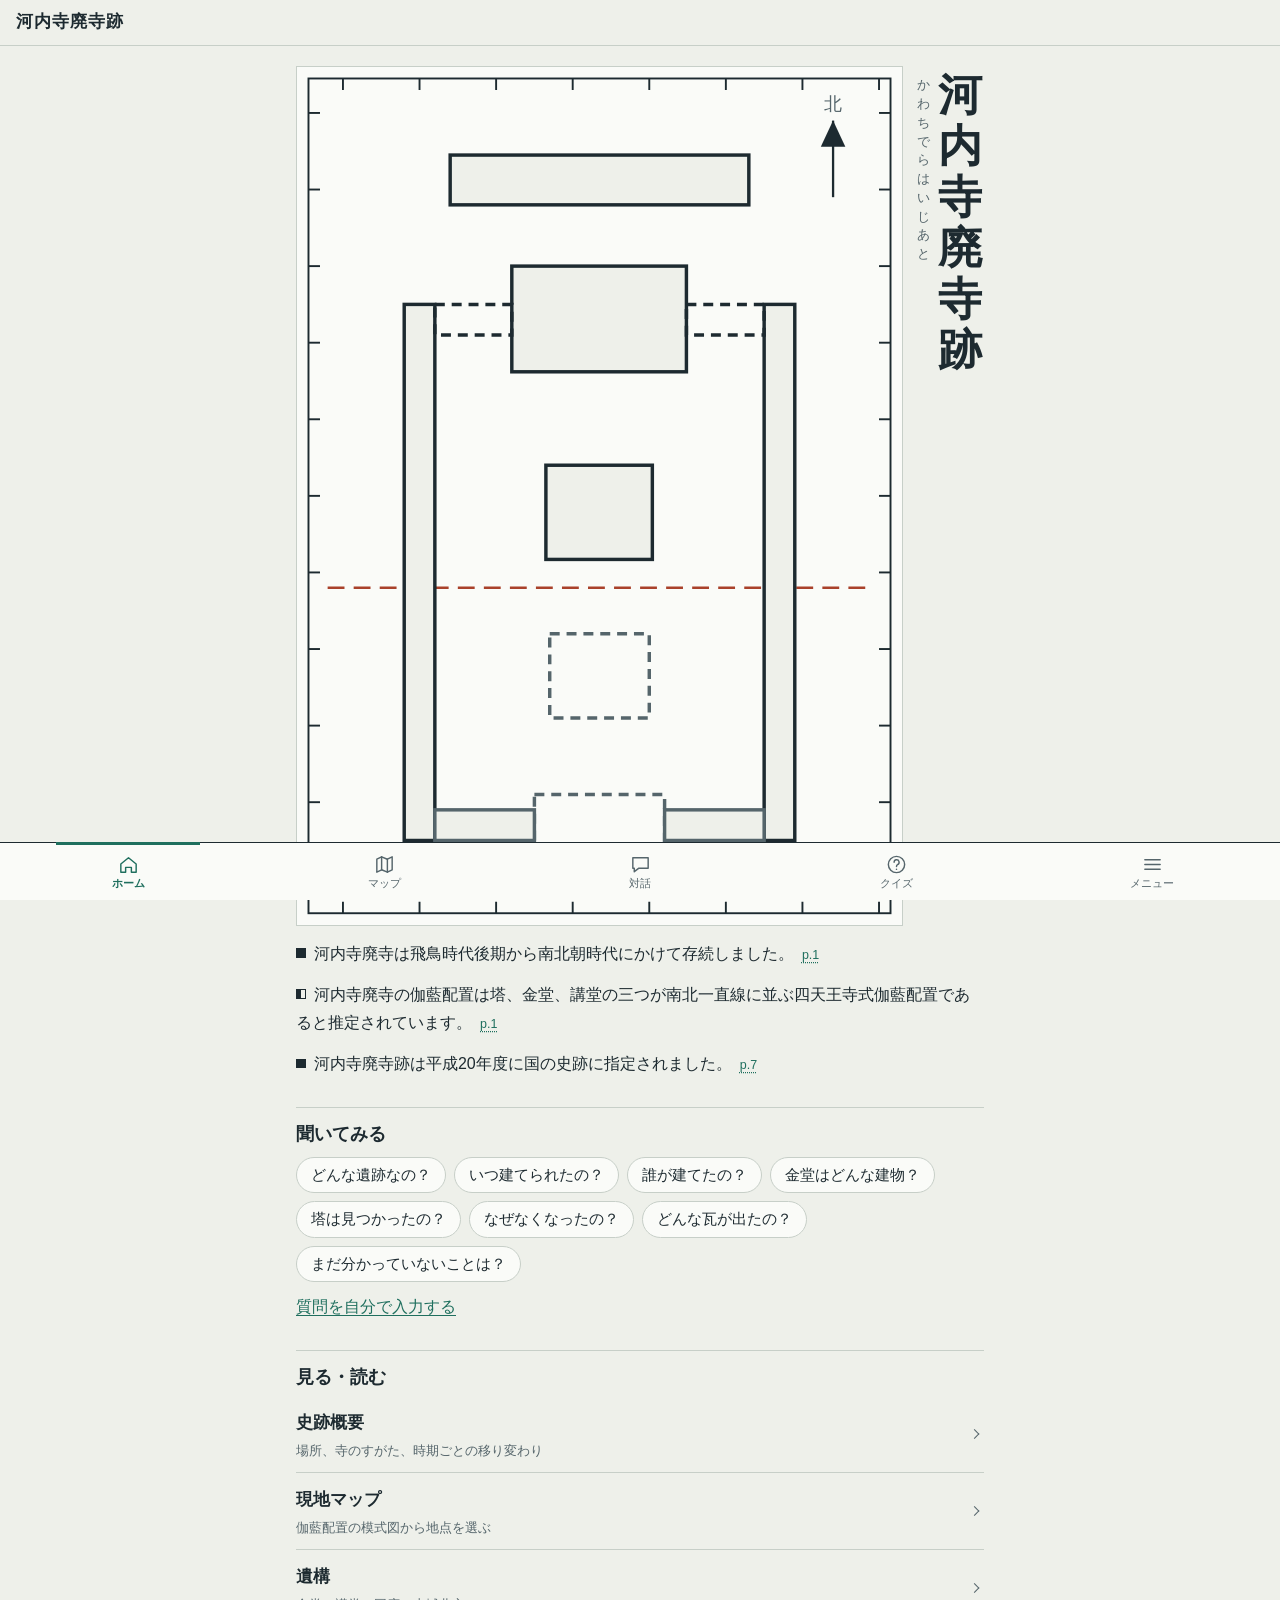
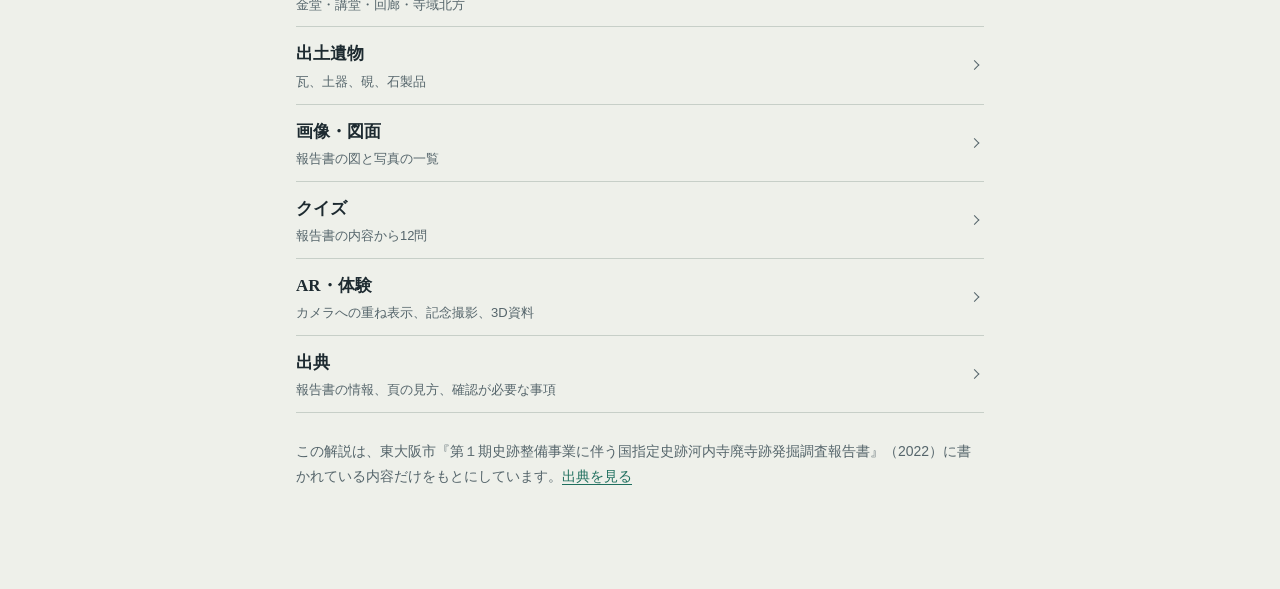
<file: index.html>
<!doctype html>
<html lang="ja">
<head>
  <meta charset="utf-8">
  <meta name="viewport" content="width=device-width,initial-scale=1,viewport-fit=cover">
  <meta name="theme-color" content="#eef0ea">
  <meta name="format-detection" content="telephone=no">
  <link rel="icon" href="data:image/svg+xml,%3Csvg xmlns='http://www.w3.org/2000/svg' viewBox='0 0 32 32'%3E%3Crect width='32' height='32' fill='%23eef0ea'/%3E%3Crect x='7' y='6' width='18' height='8' fill='none' stroke='%231d2a30' stroke-width='2'/%3E%3Crect x='10' y='18' width='12' height='9' fill='%231f6f5e'/%3E%3C/svg%3E">
  <title>河内寺廃寺跡 史跡解説</title>
  <meta name="description" content="発掘調査報告書をもとにした河内寺廃寺跡の史跡解説。現地マップ、遺構と出土遺物の解説、質問への回答、クイズ。">
  <link rel="stylesheet" href="./css/style.css?v=5">
</head>
<body>
  <a class="skip" href="#main">本文へ</a>

  <header class="top" id="top">
    <a class="top__site" href="#/home" id="siteName">史跡解説</a>
    <span class="top__page" id="pageTitle" aria-live="polite"></span>
  </header>

  <main id="main" tabindex="-1">
    <p class="loading" id="loading">読み込んでいます…</p>
  </main>

  <nav class="tabs" aria-label="主なページ">
    <a href="#/home" data-tab="home">
      <svg viewBox="0 0 24 24" aria-hidden="true"><path d="M4 11.5 12 5l8 6.5V20h-5v-5h-6v5H4z"/></svg><span>ホーム</span>
    </a>
    <a href="#/map" data-tab="map">
      <svg viewBox="0 0 24 24" aria-hidden="true"><path d="M4 6.5 9 4l6 2.5L20 4v13.5L15 20l-6-2.5L4 20z"/><path d="M9 4v13.5M15 6.5V20"/></svg><span>マップ</span>
    </a>
    <a href="#/chat" data-tab="chat">
      <svg viewBox="0 0 24 24" aria-hidden="true"><path d="M4 5h16v11H10l-4.5 3.5V16H4z"/></svg><span>対話</span>
    </a>
    <a href="#/quiz" data-tab="quiz">
      <svg viewBox="0 0 24 24" aria-hidden="true"><circle cx="12" cy="12" r="8.5"/><path d="M9.5 9.7a2.6 2.6 0 1 1 3.6 2.4c-.7.4-1.1.9-1.1 1.9"/><path d="M12 16.9v.2"/></svg><span>クイズ</span>
    </a>
    <a href="#/menu" data-tab="menu">
      <svg viewBox="0 0 24 24" aria-hidden="true"><path d="M4 7h16M4 12h16M4 17h16"/></svg><span>メニュー</span>
    </a>
  </nav>

  <div class="sheet" id="sheet" hidden>
    <div class="sheet__back" data-close></div>
    <div class="sheet__body" role="dialog" aria-modal="true" aria-labelledby="sheetTitle">
      <div class="sheet__head">
        <h2 id="sheetTitle"></h2>
        <button type="button" class="sheet__close" data-close aria-label="閉じる">閉じる</button>
      </div>
      <div class="sheet__content" id="sheetContent"></div>
    </div>
  </div>

  <noscript><p class="noscript">この解説は JavaScript を使って表示します。ブラウザの設定で JavaScript を有効にしてください。</p></noscript>

  <script src="./js/store.js?v=5"></script>
  <script src="./js/nlg.js?v=5"></script>
  <script src="./js/search.js?v=5"></script>
  <script src="./js/dialogue.js?v=5"></script>
  <script src="./js/map.js?v=5"></script>
  <script src="./js/columns3d.js?v=5"></script>
  <script src="./js/media.js?v=5"></script>
  <script src="./js/quiz.js?v=5"></script>
  <script src="./js/app.js?v=5"></script>
</body>
</html>
</file>
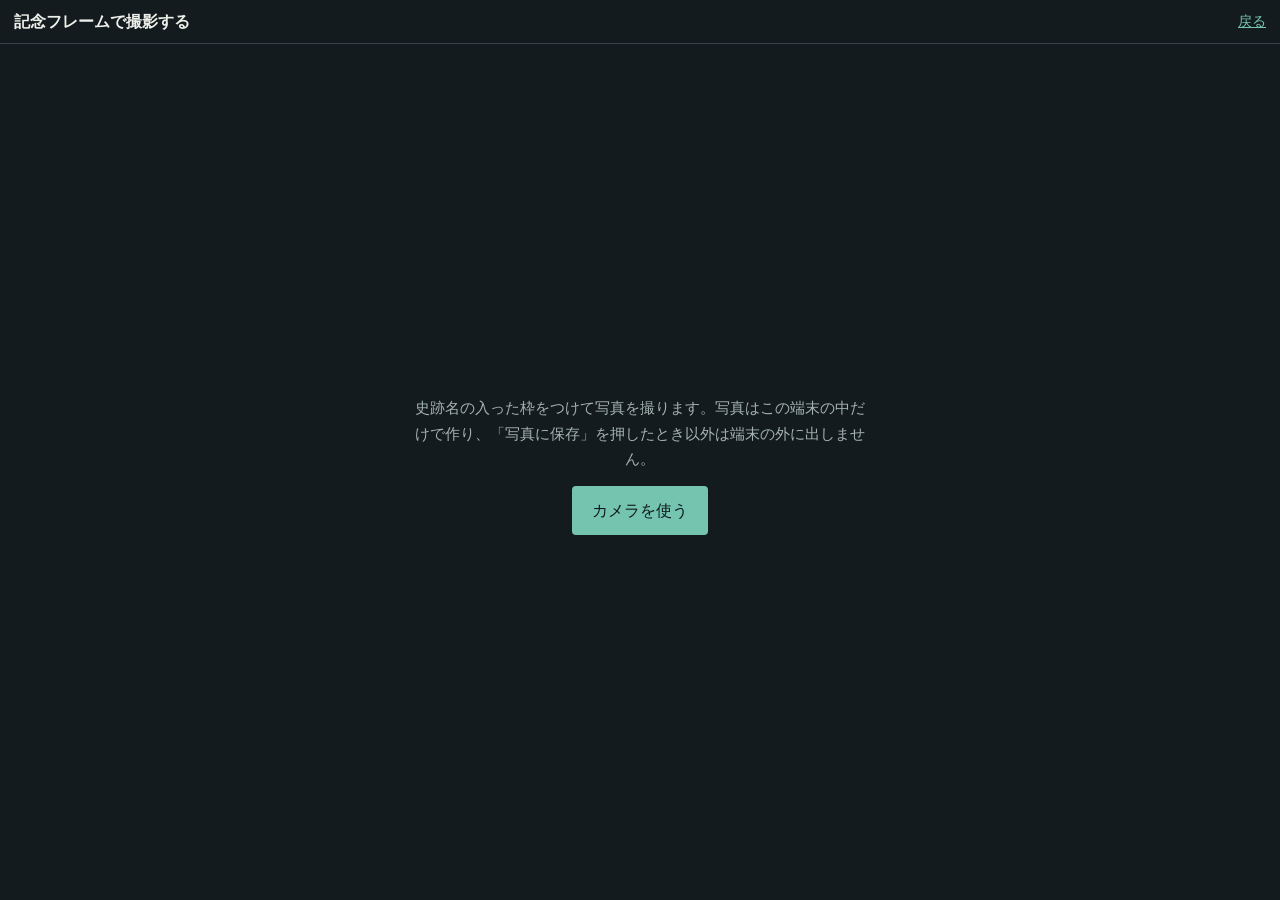
<file: ar/camera/index.html>
<!doctype html>
<html lang="ja">
<head>
  <meta charset="utf-8">
  <meta name="viewport" content="width=device-width,initial-scale=1,viewport-fit=cover">
  <link rel="icon" href="data:image/svg+xml,%3Csvg xmlns='http://www.w3.org/2000/svg' viewBox='0 0 32 32'%3E%3Crect width='32' height='32' fill='%23eef0ea'/%3E%3Crect x='7' y='6' width='18' height='8' fill='none' stroke='%231d2a30' stroke-width='2'/%3E%3Crect x='10' y='18' width='12' height='9' fill='%231f6f5e'/%3E%3C/svg%3E">
  <title>記念フレームで撮影する</title>
  <link rel="stylesheet" href="../ar.css?v=5">
</head>
<body>
  <header class="bar">
    <h1>記念フレームで撮影する</h1>
    <a href="../../index.html#/experience" id="back">戻る</a>
  </header>

  <div class="stage" id="stage">
    <video id="video" playsinline muted></video>
    <div class="frame" id="frame" hidden>
      <div class="frame__title" id="frameTitle"></div>
      <div class="frame__date" id="frameDate"></div>
    </div>
    <div class="flash" id="flash"></div>
    <div class="intro" id="intro">
      <p>史跡名の入った枠をつけて写真を撮ります。写真はこの端末の中だけで作り、「写真に保存」を押したとき以外は端末の外に出しません。</p>
      <button type="button" class="btn" id="start">カメラを使う</button>
      <p class="err" id="err" role="alert"></p>
    </div>
  </div>

  <div class="panel" id="panel" hidden>
    <div class="row">
      <button type="button" class="btn" id="shoot">撮影する</button>
      <button type="button" class="btn btn--line" id="flip">前後のカメラを切り替える</button>
    </div>
  </div>

  <!-- 撮影した写真。「写真に保存」で端末の共有の画面を開く。共有が使えない端末では、画像の長押しで保存する -->
  <section class="capture" id="capture" hidden aria-label="撮影した写真">
    <img id="shot" alt="撮影した写真">
    <p class="capture__hint" id="captureHint" aria-live="polite"></p>
    <div class="capture__actions">
      <button type="button" id="retry">撮り直す</button>
      <button type="button" class="is-main" id="save">写真に保存</button>
    </div>
  </section>

  <script src="../ar-common.js?v=5"></script>
  <script>
  (async function () {
    "use strict";
    const $ = (id) => document.getElementById(id);
    const video = $("video");
    let facing = "environment";
    let siteName = "";

    if (new URLSearchParams(location.search).get("debug") === "true") $("back").href = "../../index.html?debug=true#/experience";
    const site = (await HeritageAR.loadJSON("../../data/site.json")) || (await HeritageAR.loadBundle("../../data/data.bundle.js", "site"));
    siteName = site && site.name ? site.name : "";
    // 縦書きは1文字ずつ積んで表す（書体による字送りの崩れを避ける）
    Array.from(siteName).forEach((ch) => { const sp = document.createElement("span"); sp.textContent = ch; $("frameTitle").appendChild(sp); });
    $("frameTitle").setAttribute("aria-label", siteName);
    const d = new Date();
    const dateText = d.getFullYear() + "." + String(d.getMonth() + 1).padStart(2, "0") + "." + String(d.getDate()).padStart(2, "0");
    $("frameDate").textContent = dateText;
    if (siteName) document.title = siteName + "｜記念フレームで撮影する";

    async function start() {
      $("err").textContent = "";
      try {
        await HeritageAR.startCamera(video, facing);
        $("intro").hidden = true; $("frame").hidden = false; $("panel").hidden = false;
      } catch (e) {
        $("intro").hidden = false; $("err").textContent = e.message;
      }
    }

    // 撮影のしかたは ar-common.js にまとめてある（柱の立体の画面と同じ）
    const capture = HeritageAR.captureView(
      { root: $("capture"), image: $("shot"), hint: $("captureHint"), retake: $("retry"), save: $("save") },
      () => { $("shoot").focus(); });
    let busy = false;
    async function shoot() {
      if (busy || !video.videoWidth) return;
      busy = true;
      try {
        // 画面に見えている範囲（映像は枠いっぱいに切り抜いて表示している）を写真にする
        const size = HeritageAR.captureSize($("stage"));
        const w = size.w, h = size.h;
        const c = document.createElement("canvas");
        c.width = w; c.height = h;
        const g = c.getContext("2d");
        if (!HeritageAR.drawVideoCover(g, video, w, h)) return;
        // 枠と史跡名を写真に描き込む
        const u = Math.min(w, h) / 100;
        g.strokeStyle = "rgba(255,255,255,0.92)"; g.lineWidth = Math.max(2, u * 0.4);
        g.strokeRect(u * 4, u * 4, w - u * 8, h - u * 8);
        g.fillStyle = "#fff"; g.shadowColor = "rgba(0,0,0,0.8)"; g.shadowBlur = u * 1.6;
        const fs = u * 8.5;
        g.font = "600 " + fs + "px 'Hiragino Mincho ProN','Yu Mincho','Noto Serif JP','Noto Serif CJK JP',serif";
        g.textAlign = "center"; g.textBaseline = "top";
        Array.from(siteName).forEach((ch, i) => g.fillText(ch, w - u * 12, u * 9 + i * fs * 1.14));
        g.font = (u * 3.2) + "px sans-serif"; g.textAlign = "left"; g.textBaseline = "alphabetic";
        g.fillText(dateText, u * 8, h - u * 8);

        HeritageAR.flash($("flash"));
        const blob = await HeritageAR.toJpeg(c);
        if (!blob) return;
        capture.show({ blob, name: (site && site.project_id ? site.project_id : "heritage") + "_" + HeritageAR.stamp() + ".jpg", title: siteName, hint: "記念フレームで撮影しました" });
      } finally { busy = false; }
    }

    $("start").addEventListener("click", start);
    $("shoot").addEventListener("click", shoot);
    $("flip").addEventListener("click", () => { facing = facing === "environment" ? "user" : "environment"; start(); });
  })();
  </script>
</body>
</html>
</file>
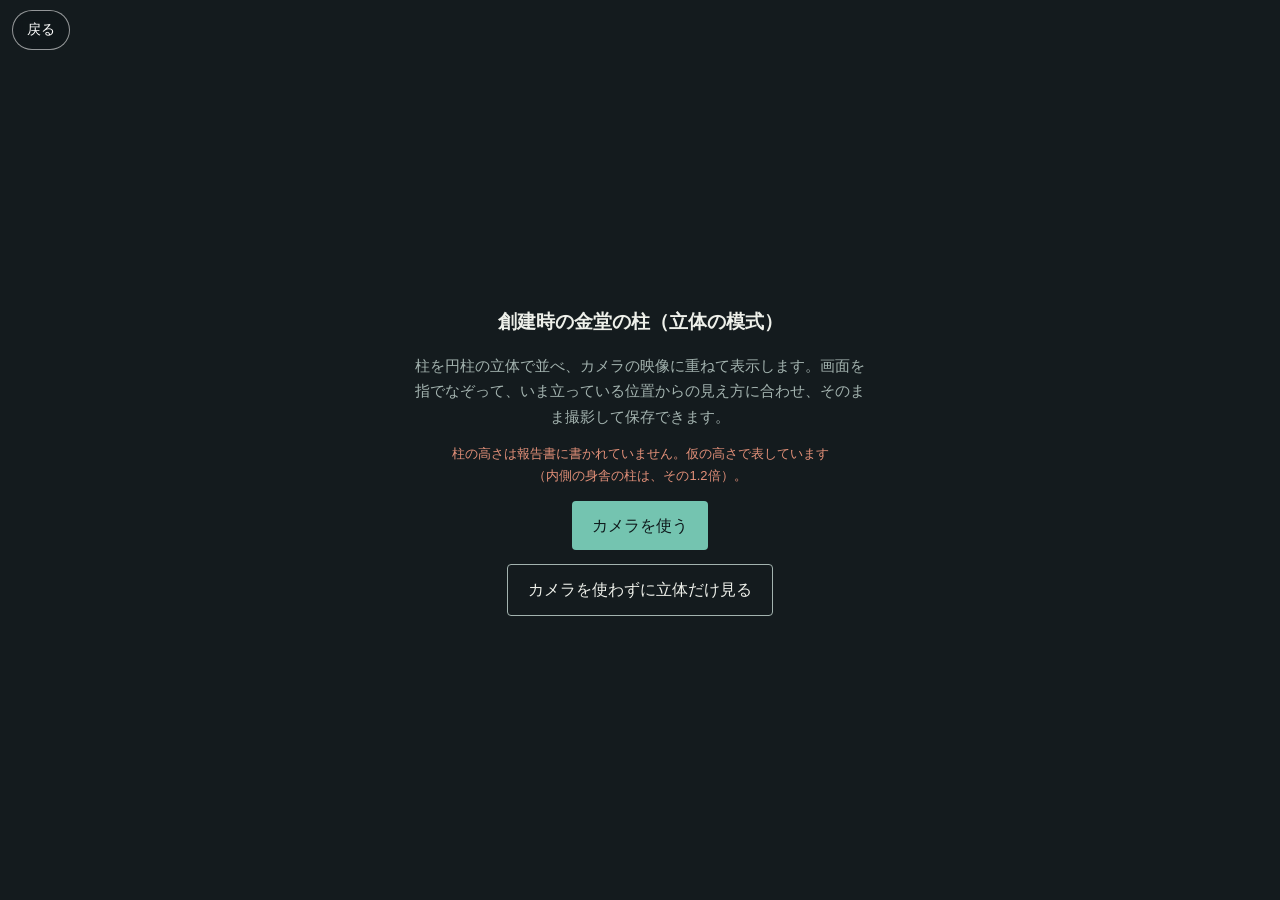
<file: ar/columns3d/index.html>
<!doctype html>
<html lang="ja">
<head>
  <meta charset="utf-8">
  <meta name="viewport" content="width=device-width,initial-scale=1,viewport-fit=cover">
  <link rel="icon" href="data:image/svg+xml,%3Csvg xmlns='http://www.w3.org/2000/svg' viewBox='0 0 32 32'%3E%3Crect width='32' height='32' fill='%23eef0ea'/%3E%3Crect x='7' y='6' width='18' height='8' fill='none' stroke='%231d2a30' stroke-width='2'/%3E%3Crect x='10' y='18' width='12' height='9' fill='%231f6f5e'/%3E%3C/svg%3E">
  <title>柱を立体でカメラに重ねる</title>
  <link rel="stylesheet" href="../ar.css?v=5">
</head>
<body class="ar3d">
  <div class="stage" id="stage">
    <video id="video" playsinline muted></video>
    <canvas class="view3d" id="view" hidden tabindex="0" role="img" aria-label="柱を立体で並べた図"></canvas>

    <div class="hud hud--top">
      <a class="chip" href="../../index.html#/experience" id="back">戻る</a>
      <button type="button" class="chip" id="info" hidden>この表示について</button>
    </div>
    <pre class="debug" id="debug" hidden></pre>

    <p class="hint3d" id="hint" hidden>1本の指でなぞると回ります。<br>2本の指でなぞると動き、つまむと大きさが変わります。</p>

    <div class="hud hud--bottom" id="controls" hidden>
      <button type="button" class="chip" id="planes" aria-pressed="true">範囲を隠す</button>
      <button type="button" class="shutter" id="shoot" aria-label="撮影する"></button>
      <button type="button" class="chip" id="reset">最初に戻す</button>
    </div>

    <div class="flash" id="flash"></div>

    <div class="sheet3d" id="about" hidden role="dialog" aria-modal="true" aria-labelledby="aboutTitle">
      <div class="sheet3d__in">
        <h2 id="aboutTitle"></h2>
        <p class="note" id="heightNote"></p>
        <h3>動かし方</h3>
        <p class="cap">1本の指でなぞる：見る位置が建物のまわりを回る。2本の指でなぞる：画面の中で動く。2本の指でつまむ・広げる：建物までの距離が変わる（大きさが変わる）。丸いボタン：柱を重ねたまま撮影する。</p>
        <h3>もとになっているもの</h3>
        <ul class="basis" id="basis"></ul>
        <p class="cap" id="caption"></p>
        <button type="button" class="btn" id="aboutClose">閉じる</button>
      </div>
    </div>

    <div class="intro" id="intro">
      <h1 id="title">柱を立体でカメラに重ねる</h1>
      <p id="lead">柱を円柱の立体で並べ、カメラの映像に重ねて表示します。画面を指でなぞって、いま立っている位置からの見え方に合わせ、そのまま撮影して保存できます。</p>
      <p class="note" id="introNote"></p>
      <div class="btns">
        <button type="button" class="btn" id="start">カメラを使う</button>
        <button type="button" class="btn btn--line" id="nocam">カメラを使わずに立体だけ見る</button>
      </div>
      <p class="err" id="err" role="alert"></p>
    </div>
  </div>

  <!-- 撮影した写真。「写真に保存」で端末の共有の画面を開く。共有が使えない端末では、画像の長押しで保存する -->
  <section class="capture" id="capture" hidden aria-label="撮影した写真">
    <img id="shot" alt="柱の立体を重ねて撮影した写真">
    <p class="capture__hint" id="captureHint" aria-live="polite"></p>
    <div class="capture__actions">
      <button type="button" id="retry">撮り直す</button>
      <button type="button" class="is-main" id="save">写真に保存</button>
    </div>
  </section>

  <script src="../ar-common.js?v=5"></script>
  <script src="../../js/columns3d.js?v=5"></script>
  <script>
  (async function () {
    "use strict";
    const $ = (id) => document.getElementById(id);
    const C = Heritage.Columns3D;
    const params = new URLSearchParams(location.search);
    const DEBUG = params.get("debug") === "true";
    const esc = (s) => String(s == null ? "" : s).replace(/[&<>"']/g, (c) => ({ "&": "&amp;", "<": "&lt;", ">": "&gt;", '"': "&quot;", "'": "&#39;" }[c]));
    const num = (v, d) => Number(v).toFixed(d == null ? 1 : d);

    if (DEBUG) $("back").href = "../../index.html?debug=true#/experience";

    // この画面と js/columns3d.js の版が合っているか確かめる。古いファイルが残っていると柱が正しく描けない
    // （高さが0に見えるなど）ので、そのまま描かずに知らせる。
    const NEED = 5;
    function stop(message) {
      $("lead").textContent = message;
      $("introNote").textContent = "";
      $("start").hidden = true; $("nocam").hidden = true;
    }
    if (!C || !(C.VERSION >= NEED)) {
      stop("古いファイル（js/columns3d.js）が残っているため、柱を表示できません。ページを読み込み直してください。直らないときは、js/columns3d.js が新しいものに置き換わっているか確かめてください。");
      return;
    }

    // 立体の形は media.json から引く（?model=kondo_columns_3d → media_kondo_columns_3d）
    const key = (params.get("model") || "kondo_columns_3d").replace(/[^a-z0-9_]/gi, "");
    const media = (await HeritageAR.loadJSON("../../data/media.json")) || (await HeritageAR.loadBundle("../../data/data.bundle.js", "media"));
    const item = media && media.media.find((m) => m.id === "media_" + key && m.model && m.model.kind === "column_grid");
    if (!item) { stop("立体の形のデータ（data/media.json）を読めませんでした。"); return; }
    const model = item.model;
    if (!(Number(model.column.height) > 0) || !(Number(model.column.diameter) > 0)) { stop("柱の高さか太さ（data/media.json の model.column）が数値になっていません。"); return; }
    const scene = C.buildScene(model);
    const canvas = $("view"), stage = $("stage"), video = $("video");
    const STORE = "heritage.columns3d." + item.id;
    const KEEP = ["az", "el", "dist", "pan", "tilt"]; // 端末に残すのは、指で合わせた見え方だけ

    // 最初の見え方。画面が縦長でも建物の範囲がおさまるように、必要なら距離を広げる
    function initialView() {
      const v = C.defaultView(model);
      const cw = stage.clientWidth, ch = stage.clientHeight;
      if (cw > 0 && ch > 0) {
        const focal = (Math.max(cw, ch) / 2) / Math.tan((v.fov * Math.PI) / 360);
        const half = Math.atan((Math.min(cw, ch) / 2) / focal);
        const reach = Math.hypot(scene.width, scene.depth) / 2 + scene.radius;
        v.dist = Math.max(v.dist, Math.round((reach / Math.sin(half)) * 1.1 * 2) / 2);
      }
      return v;
    }
    let view = initialView();
    const ui = { planes: true, plain: false };

    // 前に合わせた見え方があれば、そこから始める（端末の中にだけ保存する）
    try {
      const saved = JSON.parse(localStorage.getItem(STORE) || "null");
      if (saved && saved.view) {
        KEEP.forEach((k) => { if (typeof saved.view[k] === "number" && isFinite(saved.view[k])) view[k] = saved.view[k]; });
        if (typeof saved.planes === "boolean") ui.planes = saved.planes;
      }
    } catch (e) { /* 保存できない端末では、毎回最初の見え方から始める */ }
    let saveTimer = 0;
    function save() {
      clearTimeout(saveTimer);
      saveTimer = setTimeout(() => {
        const v = {}; KEEP.forEach((k) => { v[k] = view[k]; });
        try { localStorage.setItem(STORE, JSON.stringify({ view: v, planes: ui.planes })); } catch (e) { /* 保存しない */ }
      }, 400);
    }

    // ───────── 題名と、もとになっているものの説明 ─────────
    $("title").textContent = item.title;
    $("aboutTitle").textContent = item.title;
    document.title = item.title + "｜カメラに重ねる";
    canvas.setAttribute("aria-label", item.title + "。矢印キーで回し、＋と－で距離を変えられます");
    $("heightNote").textContent = model.column.height_note || "";
    $("introNote").textContent = model.column.height_note || "";
    const TAG = { report: ["報告書", ""], assumed: ["このアプリでの設定", " tag--assumed"] };
    $("basis").innerHTML =
      model.planes.map((p) => `<li><span class="sw sw--${esc(p.id)}"></span><b>${esc(p.label)}</b>　東西${esc(p.w)}ｍ × 南北${esc(p.d)}ｍ。柱の根元の高さに置いた平らな面</li>`).join("") +
      (model.basis || []).map((b) => `<li><span class="tag${(TAG[b.from] || TAG.assumed)[1]}">${(TAG[b.from] || TAG.assumed)[0]}</span><b>${esc(b.item)}</b>　${esc(b.text)}` +
        (DEBUG && b.fact_ids && b.fact_ids.length ? `<br><code>${esc(b.fact_ids.join(", "))}</code>` : "") + `</li>`).join("");
    $("caption").textContent = item.caption.replace(/。?$/, "。") + "現地の遺構の位置に自動で合うものではありません。手で合わせてください。";

    // ───────── 描く ─────────
    let frame = 0;
    function resize() {
      const dpr = Math.min(window.devicePixelRatio || 1, 2);
      const w = Math.max(1, Math.round(stage.clientWidth * dpr)), h = Math.max(1, Math.round(stage.clientHeight * dpr));
      if (canvas.width !== w || canvas.height !== h) { canvas.width = w; canvas.height = h; }
      canvas.dataset.dpr = dpr;
    }
    function draw() {
      frame = 0;
      if (canvas.hidden) return;
      resize();
      C.normalize(view, model);
      C.render(canvas, scene, view, { tone: "tan", planes: ui.planes, scale: Number(canvas.dataset.dpr) });
      sync();
      save();
    }
    function schedule() { if (!frame) frame = requestAnimationFrame(draw); }

    function sync() {
      $("planes").setAttribute("aria-pressed", String(ui.planes));
      $("planes").textContent = ui.planes ? "範囲を隠す" : "範囲を出す";
      if (DEBUG) { // 現地で合わせた値を media.json の model.view に写すときに使う
        $("debug").hidden = false;
        $("debug").textContent = `${item.id}／柱 ${scene.columns.length}本（内側 ${scene.columns.filter((c) => c.inner).length}本 × ${scene.innerRatio}）\n` +
          `${C.directionName(view.az)}から／目の高さ ${num(C.eyeHeight(view))}ｍ\n` +
          `az ${num(view.az)} / el ${num(view.el)} / dist ${num(view.dist)} / pan ${num(view.pan)} / tilt ${num(view.tilt)} / fov ${num(view.fov)} / height ${num(view.height)}\n` +
          `source: ${(item.source_refs || []).map((r) => r.source_id + " p." + r.page).join(", ")}`;
      }
    }

    // ───────── 始める ─────────
    let hintTimer = 0;
    function hideHint() { clearTimeout(hintTimer); $("hint").classList.add("is-off"); }
    function show(plain) {
      ui.plain = !!plain;
      $("intro").hidden = true; canvas.hidden = false; $("controls").hidden = false; $("info").hidden = false; $("hint").hidden = false;
      stage.classList.toggle("is-plain", ui.plain);
      hintTimer = setTimeout(hideHint, 7000);
      schedule();
    }
    $("start").addEventListener("click", async () => {
      $("err").textContent = "";
      try { await HeritageAR.startCamera(video, "environment"); show(false); }
      catch (e) { $("err").textContent = e.message; }
    });
    $("nocam").addEventListener("click", () => show(true));

    // ───────── ボタン ─────────
    $("planes").addEventListener("click", () => { ui.planes = !ui.planes; schedule(); });
    $("reset").addEventListener("click", () => { view = initialView(); ui.planes = true; schedule(); });
    $("info").addEventListener("click", () => { $("about").hidden = false; $("aboutClose").focus(); });
    $("aboutClose").addEventListener("click", () => { $("about").hidden = true; $("info").focus(); });
    $("about").addEventListener("click", (e) => { if (e.target === $("about")) $("about").hidden = true; });

    // ───────── 指やマウスで動かす ─────────
    // 1本の指：見る位置が建物のまわりを回る。2本の指：なぞると画面の中で動き、つまむと距離が変わる。
    // マウス：なぞると回る。Shift を押しながら（または右ボタンで）なぞると動く。ホイールで距離。
    const pts = new Map();
    let pinch = null;
    const degPerPx = () => {
      const focal = (Math.max(stage.clientWidth, stage.clientHeight) / 2) / Math.tan((view.fov * Math.PI) / 360);
      return (180 / Math.PI) / focal;
    };
    function moveBy(dx, dy) { const k = degPerPx(); view.pan -= dx * k; view.tilt += dy * k; }
    function twoState() {
      const [a, b] = Array.from(pts.values());
      return { d: Math.hypot(a.x - b.x, a.y - b.y), x: (a.x + b.x) / 2, y: (a.y + b.y) / 2 };
    }
    canvas.addEventListener("pointerdown", (e) => {
      try { canvas.setPointerCapture(e.pointerId); } catch (err) { /* 取れなくても動かせる */ }
      pts.set(e.pointerId, { x: e.clientX, y: e.clientY });
      pinch = pts.size === 2 ? twoState() : null;
      hideHint();
    });
    canvas.addEventListener("pointermove", (e) => {
      const p = pts.get(e.pointerId);
      if (!p) return;
      const dx = e.clientX - p.x, dy = e.clientY - p.y;
      p.x = e.clientX; p.y = e.clientY;
      if (pts.size === 1) {
        if (e.shiftKey || (e.buttons & 2)) moveBy(dx, dy);
        else { view.az -= dx * 0.4; view.el += dy * 0.3; }
      } else if (pts.size === 2 && pinch) {
        const now = twoState();
        if (now.d > 8 && pinch.d > 8) view.dist *= pinch.d / now.d;
        moveBy(now.x - pinch.x, now.y - pinch.y);
        pinch = now;
      }
      schedule();
    });
    const end = (e) => { pts.delete(e.pointerId); pinch = pts.size === 2 ? twoState() : null; };
    canvas.addEventListener("pointerup", end);
    canvas.addEventListener("pointercancel", end);
    canvas.addEventListener("contextmenu", (e) => e.preventDefault()); // 右ボタンでなぞるため（撮影した画像の長押しには関係しない）
    canvas.addEventListener("wheel", (e) => { e.preventDefault(); view.dist *= Math.exp(e.deltaY * 0.0015); hideHint(); schedule(); }, { passive: false });
    canvas.addEventListener("keydown", (e) => {
      const step = { ArrowLeft: () => { view.az += 3; }, ArrowRight: () => { view.az -= 3; }, ArrowUp: () => { view.el += 2; }, ArrowDown: () => { view.el -= 2; },
        "+": () => { view.dist *= 0.93; }, ";": () => { view.dist *= 0.93; }, "=": () => { view.dist *= 0.93; }, "-": () => { view.dist /= 0.93; } }[e.key];
      if (!step) return;
      e.preventDefault(); step(); hideHint(); schedule();
    });

    if (window.ResizeObserver) new ResizeObserver(schedule).observe(stage);
    window.addEventListener("resize", schedule);
    window.addEventListener("orientationchange", schedule);

    // ───────── 撮影して保存する ─────────
    // 画面に見えている範囲のカメラ映像に、柱の立体を透かさずに重ねて1枚の写真にする（ar-common.js の撮影のしかた）。
    const capture = HeritageAR.captureView(
      { root: $("capture"), image: $("shot"), hint: $("captureHint"), retake: $("retry"), save: $("save") },
      () => { $("shoot").focus(); });
    let busy = false;
    async function shoot() {
      if (busy) return;
      const useVideo = !ui.plain;
      if (useVideo && !video.videoWidth) return; // カメラの映像がまだ来ていない
      busy = true;
      try {
        const size = HeritageAR.captureSize(stage);
        const w = size.w, h = size.h;
        const c = document.createElement("canvas");
        c.width = w; c.height = h;
        const g = c.getContext("2d");
        if (useVideo) HeritageAR.drawVideoCover(g, video, w, h);
        else { const bg = g.createLinearGradient(0, 0, 0, h); bg.addColorStop(0, "#27343a"); bg.addColorStop(0.55, "#1b2428"); bg.addColorStop(1, "#141b1e"); g.fillStyle = bg; g.fillRect(0, 0, w, h); }
        C.render(c, scene, C.normalize(Object.assign({}, view), model), { tone: "tan", planes: ui.planes, scale: w / stage.clientWidth, keep: true });

        // 何の写真かを、すみに小さく書き込む（高さが仮の値であることを含む）
        const now = new Date(), p2 = (n) => String(n).padStart(2, "0");
        const date = now.getFullYear() + "." + p2(now.getMonth() + 1) + "." + p2(now.getDate());
        const photo = model.photo || {};
        const lines = [photo.caption || item.title, (photo.note ? photo.note + "　" : "") + date].filter(Boolean);
        const u = Math.min(w, h) / 100, margin = u * 4;
        g.setTransform(1, 0, 0, 1, 0, 0);
        g.textAlign = "left"; g.textBaseline = "alphabetic"; g.lineJoin = "round";
        let y = h - margin;
        lines.slice().reverse().forEach((text, i) => {
          const bold = i === lines.length - 1 ? "600 " : "";
          let fs = (bold ? 3.1 : 2.5) * u;
          g.font = bold + fs + "px sans-serif";
          const tw = g.measureText(text).width;
          if (tw > w - margin * 2) { fs *= (w - margin * 2) / tw; g.font = bold + fs + "px sans-serif"; }
          g.lineWidth = fs * 0.28; g.strokeStyle = "rgba(0,0,0,0.72)"; g.strokeText(text, margin, y);
          g.fillStyle = "#fff"; g.fillText(text, margin, y);
          y -= fs * 1.5;
        });

        HeritageAR.flash($("flash"));
        const blob = await HeritageAR.toJpeg(c);
        if (!blob) return;
        capture.show({ blob, name: (photo.file_prefix || "heritage_ar") + "_" + HeritageAR.stamp(now) + ".jpg", title: photo.caption || item.title, hint: "柱を重ねて撮影しました" });
      } finally { busy = false; }
    }
    $("shoot").addEventListener("click", shoot);

    // 指でつまんだときに、ページ全体が拡大されないようにする（iPhone の Safari 向け）
    ["gesturestart", "gesturechange", "gestureend"].forEach((type) => {
      document.addEventListener(type, (e) => { if ($("about").hidden) e.preventDefault(); }, { passive: false });
    });

    // 動作確認用（tools/browser_test.mjs から使う）
    window.__columns3d = { get view() { return view; }, scene, model, ui, draw };
    sync();
  })();
  </script>
</body>
</html>
</file>
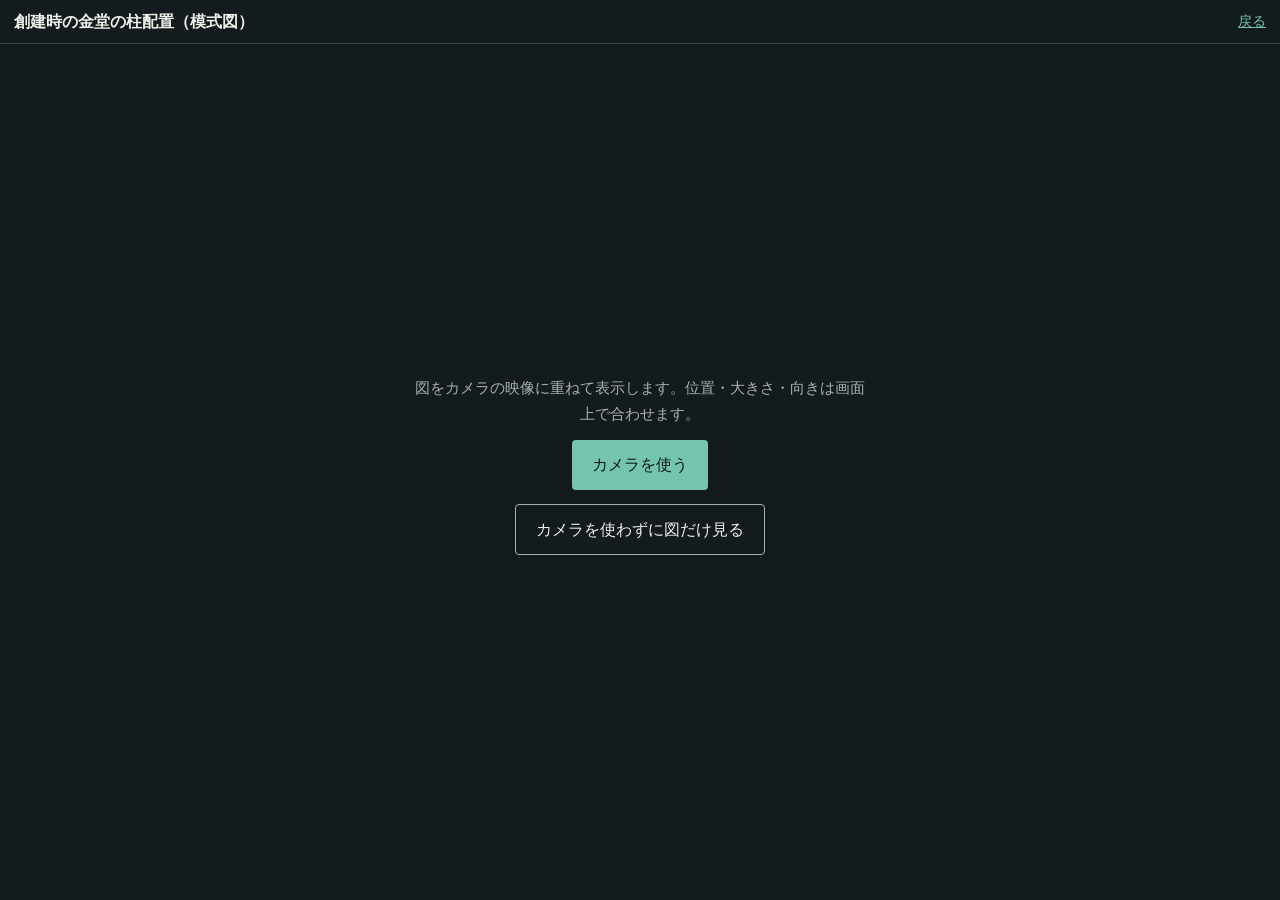
<file: ar/overlay/index.html>
<!doctype html>
<html lang="ja">
<head>
  <meta charset="utf-8">
  <meta name="viewport" content="width=device-width,initial-scale=1,viewport-fit=cover">
  <link rel="icon" href="data:image/svg+xml,%3Csvg xmlns='http://www.w3.org/2000/svg' viewBox='0 0 32 32'%3E%3Crect width='32' height='32' fill='%23eef0ea'/%3E%3Crect x='7' y='6' width='18' height='8' fill='none' stroke='%231d2a30' stroke-width='2'/%3E%3Crect x='10' y='18' width='12' height='9' fill='%231f6f5e'/%3E%3C/svg%3E">
  <title>図をカメラに重ねる</title>
  <link rel="stylesheet" href="../ar.css">
</head>
<body>
  <header class="bar">
    <h1 id="title">図をカメラに重ねる</h1>
    <a href="../../index.html#/experience" id="back">戻る</a>
  </header>

  <div class="stage" id="stage">
    <video id="video" playsinline muted></video>
    <img class="overlay is-white" id="overlay" alt="" hidden draggable="false">
    <div class="intro" id="intro">
      <p id="lead">図をカメラの映像に重ねて表示します。位置・大きさ・向きは画面上で合わせます。</p>
      <button type="button" class="btn" id="start">カメラを使う</button>
      <button type="button" class="btn btn--line" id="nocam">カメラを使わずに図だけ見る</button>
      <p class="err" id="err" role="alert"></p>
    </div>
  </div>

  <div class="panel" id="panel" hidden>
    <label>濃さ<input type="range" id="opacity" min="10" max="100" value="80"></label>
    <label>大きさ<input type="range" id="size" min="20" max="250" value="70"></label>
    <label>向き<input type="range" id="angle" min="-180" max="180" value="0"></label>
    <div class="row">
      <button type="button" class="btn btn--line" id="tone">線の色を切り替える</button>
      <button type="button" class="btn btn--line" id="reset">位置を戻す</button>
    </div>
    <p class="cap" id="caption"></p>
  </div>

  <script src="../ar-common.js"></script>
  <script>
  (async function () {
    "use strict";
    const $ = (id) => document.getElementById(id);
    const params = new URLSearchParams(location.search);
    const img = $("overlay");
    const state = { x: 0, y: 0, size: 70, angle: 0 };

    if (params.get("debug") === "true") $("back").href = "../../index.html?debug=true#/experience";

    // 重ねる図は media.json から引く（?overlay=kondo_columns → media_kondo_columns）
    const key = (params.get("overlay") || "kondo_columns").replace(/[^a-z0-9_]/gi, "");
    const media = await HeritageAR.loadJSON("../../data/media.json");
    const item = media && media.media.find((m) => m.id === "media_" + key && m.availability === "included" && m.file && m.file.indexOf("generated:") !== 0);
    const file = item ? item.file : "images/kondo_columns.svg";
    img.src = "../../" + file;
    if (item) {
      $("title").textContent = item.title;
      document.title = item.title + "｜カメラに重ねる";
      img.alt = item.title;
      $("caption").textContent = item.caption.replace(/。?$/, "。") + "現地の遺構の位置に正確に合うものではありません。";
    }

    function apply() {
      img.style.width = state.size + "%";
      img.style.transform = "translate(-50%, -50%) translate(" + state.x + "px, " + state.y + "px) rotate(" + state.angle + "deg)";
    }
    apply();

    function show() { $("intro").hidden = true; img.hidden = false; $("panel").hidden = false; }
    $("start").addEventListener("click", async () => {
      $("err").textContent = "";
      try { await HeritageAR.startCamera($("video"), "environment"); show(); }
      catch (e) { $("err").textContent = e.message; }
    });
    $("nocam").addEventListener("click", () => { img.classList.remove("is-white"); $("stage").style.background = "#eef0ea"; show(); });

    $("opacity").addEventListener("input", (e) => { img.style.opacity = e.target.value / 100; });
    $("size").addEventListener("input", (e) => { state.size = Number(e.target.value); apply(); });
    $("angle").addEventListener("input", (e) => { state.angle = Number(e.target.value); apply(); });
    $("tone").addEventListener("click", () => img.classList.toggle("is-white"));
    $("reset").addEventListener("click", () => { state.x = 0; state.y = 0; state.size = 70; state.angle = 0; $("size").value = 70; $("angle").value = 0; apply(); });
    img.style.opacity = 0.8;

    // 指やマウスで図を動かす
    let drag = null;
    img.addEventListener("pointerdown", (e) => { drag = { px: e.clientX, py: e.clientY, x: state.x, y: state.y }; img.setPointerCapture(e.pointerId); });
    img.addEventListener("pointermove", (e) => { if (!drag) return; state.x = drag.x + e.clientX - drag.px; state.y = drag.y + e.clientY - drag.py; apply(); });
    img.addEventListener("pointerup", () => { drag = null; });
    img.addEventListener("pointercancel", () => { drag = null; });
  })();
  </script>
</body>
</html>
</file>
<file: css/style.css>
/*
 * 史跡解説 — 画面の見た目
 * 色は瓦の灰、紙の白、緑青、丹から。図は実測図の体裁（細い線、枠の目盛、方位、縮尺）。
 */
:root {
  --paper: #eef0ea;
  --surface: #fafbf8;
  --ink: #1d2a30;
  --ink-2: #55656b;
  --line: #c7cfc8;
  --accent: #1f6f5e;      /* 緑青 */
  --accent-ink: #ffffff;
  --accent-weak: #dde9e3;
  --tan: #a9412b;         /* 丹 */
  --mincho: "Hiragino Mincho ProN", "Yu Mincho", "YuMincho", "Noto Serif JP", "Noto Serif CJK JP", "BIZ UDPMincho", serif;
  --gothic: "Hiragino Sans", "Hiragino Kaku Gothic ProN", "Yu Gothic", "Noto Sans JP", "Noto Sans CJK JP", "BIZ UDPGothic", Meiryo, sans-serif;
  --tabs-h: 58px;
  --top-h: 46px;
}
@media (prefers-color-scheme: dark) {
  :root {
    --paper: #141b1e;
    --surface: #1c262a;
    --ink: #e6ebe7;
    --ink-2: #a3b3af;
    --line: #36454c;
    --accent: #74c4b0;
    --accent-ink: #0f1a1c;
    --accent-weak: #213a3d;
    --tan: #e39079;
  }
}

*, *::before, *::after { box-sizing: border-box; }
html { -webkit-text-size-adjust: 100%; scroll-padding-top: calc(var(--top-h) + 8px); }
body {
  margin: 0;
  background: var(--paper);
  color: var(--ink);
  font-family: var(--gothic);
  font-size: 16px;
  line-height: 1.8;
  padding-bottom: calc(var(--tabs-h) + env(safe-area-inset-bottom));
  overflow-wrap: anywhere;
}
body.has-sheet { overflow: hidden; }
h1, h2, h3 { font-family: var(--mincho); font-weight: 600; line-height: 1.4; margin: 0; }
p { margin: 0.7em 0; }
a { color: var(--accent); }
button, input { font: inherit; color: inherit; }
button { cursor: pointer; }
:focus-visible { outline: 2px solid var(--accent); outline-offset: 2px; }
[hidden] { display: none !important; }

.skip { position: absolute; left: -999px; top: 0; background: var(--surface); padding: 8px 12px; z-index: 50; }
.skip:focus { left: 8px; top: 8px; }

/* ── 上の帯 ── */
.top {
  position: sticky; top: 0; z-index: 20;
  height: var(--top-h);
  display: flex; align-items: center; gap: 12px;
  padding: 0 16px; padding-left: max(16px, env(safe-area-inset-left));
  background: var(--paper);
  border-bottom: 1px solid var(--line);
}
.top__site { font-family: var(--mincho); font-weight: 600; font-size: 17px; color: var(--ink); text-decoration: none; letter-spacing: 0.06em; white-space: nowrap; }
.top__page { font-size: 13px; color: var(--ink-2); border-left: 1px solid var(--line); padding-left: 12px; white-space: nowrap; overflow: hidden; text-overflow: ellipsis; }
.top__page:empty { display: none; }

/* ── 本文 ── */
main { max-width: 720px; margin: 0 auto; padding: 16px 16px 32px; outline: none; }
.loading, .error { color: var(--ink-2); padding: 40px 0; text-align: center; }
.error { color: var(--tan); }
.h1 { font-size: 24px; letter-spacing: 0.04em; margin: 8px 0 12px; }
.block { margin-top: 28px; border-top: 1px solid var(--line); padding-top: 14px; }
.block > h2, .spot > h2 { font-size: 18px; margin-bottom: 6px; }
.hint, .caption, .foot { color: var(--ink-2); font-size: 14px; }
.caution { font-size: 14px; border-left: 3px solid var(--tan); padding: 2px 0 2px 10px; }
.crumb { margin: 0 0 4px; font-size: 14px; }
.textlink { text-underline-offset: 3px; }
.plain { padding-left: 1.2em; margin: 0.5em 0; }
.plain li { margin: 0.3em 0; font-size: 14px; }

/* ── 事実の1文：確からしさの印、文、頁 ── */
.fs { margin: 0.75em 0; }
.fs--empty { color: var(--ink-2); }
.cert {
  display: inline-block; width: 0.62em; height: 0.62em; margin-right: 0.5em;
  border: 1.5px solid var(--ink); vertical-align: 0.04em; flex: none;
}
.cert--confirmed { background: var(--ink); }
.cert--probable { background: linear-gradient(90deg, var(--ink) 50%, transparent 50%); }
.cert--possible { background: transparent; }
.cert--uncertain { background: transparent; border-style: dotted; border-color: var(--ink-2); }
.ref {
  border: 0; background: none; padding: 6px 4px; margin: -6px 0 -6px 4px;
  font-size: 12.5px; color: var(--accent); text-decoration: underline dotted; text-underline-offset: 3px; white-space: nowrap;
}
.legend { font-size: 14px; color: var(--ink-2); margin: 10px 0; }
.legend summary { cursor: pointer; padding: 6px 0; }
.legend ul { list-style: none; padding: 0; margin: 6px 0; }
.legend li { margin: 4px 0; }
.dbg {
  display: block; font-family: ui-monospace, Menlo, Consolas, monospace; font-size: 11.5px; line-height: 1.5;
  color: var(--ink-2); background: var(--accent-weak); padding: 4px 6px; margin: 4px 0 0; white-space: pre-wrap; border-radius: 3px;
}

/* ── ホーム ── */
.hero { display: grid; grid-template-columns: minmax(0, 1fr) auto; gap: 14px; align-items: stretch; margin-top: 4px; }
.hero__title { display: flex; flex-direction: row-reverse; align-items: flex-start; gap: 8px; padding: 4px 2px 0 0; }
.vt { margin: 0; }
.vt span { display: block; text-align: center; }
.vt .vt__rot { transform: rotate(90deg); }
.hero__title h1 { font-size: clamp(30px, 9vw, 44px); line-height: 1.16; }
.hero__reading { font-size: 12.5px; line-height: 1.5; color: var(--ink-2); padding-top: 0.5em; }
.lead { margin-top: 14px; }
.menu { list-style: none; margin: 0; padding: 0; }
.menu li { border-bottom: 1px solid var(--line); }
.menu a { display: grid; grid-template-columns: 1fr auto; gap: 2px 10px; padding: 12px 22px 12px 0; text-decoration: none; color: var(--ink); position: relative; }
.menu a::after { content: ""; position: absolute; right: 6px; top: 50%; width: 7px; height: 7px; border-right: 1.5px solid var(--ink-2); border-top: 1.5px solid var(--ink-2); transform: translateY(-50%) rotate(45deg); }
.menu__title { font-family: var(--mincho); font-weight: 600; font-size: 17px; grid-column: 1 / -1; }
.menu__note { font-size: 13px; color: var(--ink-2); grid-column: 1 / -1; line-height: 1.5; }
.foot { margin-top: 26px; }

/* ── 模式図（実測図の体裁） ── */
.plan { display: block; width: 100%; height: auto; touch-action: manipulation; }
.planwrap, .hero__plan, .feature__plan { background: var(--surface); border: 1px solid var(--line); }
.planwrap { max-width: 520px; margin: 0 auto; }
.feature__plan { max-width: 260px; }
.plan__frame rect { fill: none; stroke: var(--ink); stroke-width: 0.25; }
.plan__frame line { stroke: var(--ink); stroke-width: 0.25; }
.plan__spot { cursor: pointer; outline: none; }
.plan__spot rect { fill: var(--paper); stroke: var(--ink); stroke-width: 0.45; }
.plan__spot--estimated rect { fill: none; stroke-dasharray: 1.3 0.9; }
.plan__spot--outside rect { stroke: var(--ink-2); }
.plan__spot:hover rect, .plan__spot:focus-visible rect { stroke: var(--accent); stroke-width: 0.8; }
.plan__spot.is-selected rect { fill: var(--accent-weak); stroke: var(--accent); stroke-width: 0.9; }
.plan__label { font-family: var(--gothic); font-size: 3px; fill: var(--ink); pointer-events: none; }
.plan__note { font-family: var(--gothic); font-size: 2.3px; fill: var(--ink-2); pointer-events: none; }
.plan--compact .plan__label { display: none; }
.plan__hatch { stroke: var(--ink-2); stroke-width: 0.18; opacity: 0.55; }
.plan__band { stroke: none; }
.plan__boundary { stroke: var(--tan); stroke-width: 0.35; stroke-dasharray: 2.2 1.2; }
.plan__north line, .plan__scale path { stroke: var(--ink); stroke-width: 0.3; fill: none; }
.plan__north path { fill: var(--ink); }

/* ── 地点 ── */
.spot { margin-top: 18px; }
.badges { margin: 2px 0 8px; display: flex; flex-wrap: wrap; gap: 6px; }
.badge { font-size: 12px; line-height: 1.5; padding: 1px 8px; border: 1px solid var(--ink); border-radius: 2px; margin-left: 0; white-space: nowrap; }
.badge--estimated { border-style: dashed; }
.badge--outside { border-color: var(--tan); color: var(--tan); }
.spotlist { list-style: none; margin: 0; padding: 0; }
.spotlist li { border-bottom: 1px solid var(--line); }
.spotlist button { width: 100%; text-align: left; background: none; border: 0; padding: 11px 0; display: flex; flex-wrap: wrap; align-items: center; gap: 6px 10px; font-family: var(--mincho); font-weight: 600; font-size: 16px; }
.spotlist button .badge { font-family: var(--gothic); font-weight: 400; }
.spotlist button.is-current { color: var(--accent); }
.feature { display: grid; gap: 14px; }
@media (min-width: 620px) { .feature { grid-template-columns: 240px 1fr; align-items: start; } .feature .spot { margin-top: 0; } }
.cards { list-style: none; margin: 12px 0 0; padding: 0; }
.cards li { border-top: 1px solid var(--line); }
.cards a { display: block; padding: 12px 0; text-decoration: none; color: var(--ink); }
.cards h2 { font-size: 18px; }
.cards__lead { margin: 4px 0 0; font-size: 14.5px; color: var(--ink-2); }

/* ── 時期ごとの移り変わり ── */
.timeline { list-style: none; margin: 10px 0 0; padding: 0 0 0 16px; border-left: 1px solid var(--ink); }
.timeline li { position: relative; padding-bottom: 14px; }
.timeline li::before { content: ""; position: absolute; left: -20.5px; top: 0.62em; width: 8px; height: 8px; background: var(--paper); border: 1.5px solid var(--ink); border-radius: 50%; }
.timeline h3 { font-size: 16px; }

/* ── ボタン類 ── */
.chips { display: flex; flex-wrap: wrap; gap: 8px; margin: 10px 0; }
.chip { background: var(--surface); border: 1px solid var(--line); border-radius: 999px; padding: 7px 14px; font-size: 14.5px; line-height: 1.4; text-align: left; }
.chip:hover { border-color: var(--accent); }
.acts { display: flex; flex-wrap: wrap; gap: 8px; margin: 12px 0; }
.act { background: transparent; border: 1px solid var(--accent); color: var(--accent); border-radius: 4px; padding: 9px 14px; font-size: 14.5px; line-height: 1.4; text-align: left; }
.act--ar, .act--camera, .act--quiz { background: var(--accent); color: var(--accent-ink); }
.seg { display: inline-flex; border: 1px solid var(--line); border-radius: 4px; overflow: hidden; }
.seg--wrap { flex-wrap: wrap; }
.seg button { background: var(--surface); border: 0; border-right: 1px solid var(--line); padding: 6px 12px; font-size: 13.5px; }
.seg button:last-child { border-right: 0; }
.seg button[aria-pressed="true"] { background: var(--ink); color: var(--paper); }

/* ── 対話 ── */
.chat__bar { display: flex; flex-wrap: wrap; align-items: center; justify-content: space-between; gap: 8px; margin-bottom: 10px; }
.chat__topic { margin: 0; font-size: 13.5px; color: var(--ink-2); }
.chat__topic b { color: var(--ink); font-weight: 600; }
.chat__log { display: flex; flex-direction: column; gap: 14px; padding-bottom: 76px; }
.msg { max-width: 100%; scroll-margin-top: calc(var(--top-h) + 10px); }
.msg__text { margin: 0; }
.msg--user { align-self: flex-end; max-width: 85%; background: var(--accent-weak); border-radius: 14px 14px 2px 14px; padding: 8px 14px; }
.msg--sys { border-left: 3px solid var(--accent); padding: 2px 0 2px 12px; }
.msg__tools { display: flex; flex-wrap: wrap; gap: 14px; margin-top: 6px; }
.tool { background: none; border: 0; padding: 4px 0; font-size: 13.5px; color: var(--accent); text-decoration: underline; text-underline-offset: 3px; }
.evidence { margin-top: 4px; font-size: 14px; }
.evidence summary { cursor: pointer; color: var(--ink-2); padding: 4px 0; }
.evidence .fs { margin: 0.5em 0; }
.chat__form {
  position: fixed; left: 0; right: 0; bottom: calc(var(--tabs-h) + env(safe-area-inset-bottom)); z-index: 15;
  display: flex; gap: 8px; padding: 10px 16px; background: var(--paper); border-top: 1px solid var(--line);
}
.chat__form input { flex: 1; min-width: 0; border: 1px solid var(--ink-2); border-radius: 4px; background: var(--surface); padding: 10px 12px; font-size: 16px; }
.chat__form button, .searchform button { border: 0; border-radius: 4px; background: var(--accent); color: var(--accent-ink); padding: 0 18px; font-size: 15px; white-space: nowrap; }
@media (min-width: 752px) { .chat__form { left: 50%; right: auto; width: 720px; transform: translateX(-50%); border: 1px solid var(--line); border-bottom: 0; } }
.searchform { display: flex; gap: 8px; margin: 8px 0; }
.searchform input { flex: 1; min-width: 0; border: 1px solid var(--ink-2); border-radius: 4px; background: var(--surface); padding: 9px 12px; font-size: 16px; }
.searchform button { padding: 9px 18px; }

/* ── クイズ ── */
.quiz__count { color: var(--ink-2); font-size: 14px; margin: 0; }
.quiz__q { font-size: 20px; margin: 4px 0 14px; outline: none; }
.quiz__choices { list-style: none; margin: 0; padding: 0; display: grid; gap: 8px; }
.quiz__choices button { width: 100%; text-align: left; background: var(--surface); border: 1px solid var(--line); border-radius: 4px; padding: 12px 14px; }
.quiz__choices button:disabled { cursor: default; color: var(--ink-2); }
.quiz__choices button.is-correct { border: 2px solid var(--accent); color: var(--ink); font-weight: 600; }
.quiz__choices button.is-wrong { border: 2px dashed var(--tan); color: var(--ink); }
.quiz__judge { font-family: var(--mincho); font-weight: 600; font-size: 18px; margin-top: 16px; }
.quiz__judge.is-miss { color: var(--tan); }

/* ── 画像・図面 ── */
.mediagrid { display: grid; gap: 16px; margin: 12px 0; }
@media (min-width: 560px) { .mediagrid { grid-template-columns: 1fr 1fr; } }
.mediacard { margin: 0; border: 1px solid var(--line); background: var(--surface); }
.mediacard figcaption, .mediacard > h3, .mediacard > p { padding: 0 12px; }
.mediacard figcaption { padding: 10px 12px 12px; }
.mediacard h3 { font-size: 15.5px; }
.mediacard p { margin: 4px 0 0; font-size: 13.5px; line-height: 1.6; }
.mediacard > h3 { padding-top: 10px; }
.mediacard > p:last-child { padding-bottom: 12px; }
.mediacard__meta { color: var(--ink-2); }
.mediacard__figure { border-bottom: 1px solid var(--line); background: var(--surface); }
.mediacard__figure img { display: block; width: 100%; height: auto; padding: 8px; }
@media (prefers-color-scheme: dark) { .mediacard__figure img { filter: invert(0.9) hue-rotate(180deg); } }
.mediacard__figure--3d { background: #1b2428; }
.mediacard__figure--3d canvas { display: block; width: 100%; height: auto; }
.mediacard figcaption .acts { margin: 10px 0 0; }
.mediacard__absent {
  aspect-ratio: 16 / 7; display: flex; flex-direction: column; align-items: center; justify-content: center; gap: 2px;
  color: var(--ink-2); font-size: 13px; border-bottom: 1px solid var(--line);
  background: repeating-linear-gradient(135deg, transparent 0 9px, var(--line) 9px 10px);
}
.mediacard__absent span { background: var(--surface); padding: 0 8px; }

/* ── 出典 ── */
.biblio { font-family: var(--mincho); font-size: 17px; }
.kv { display: grid; grid-template-columns: auto 1fr; gap: 4px 14px; margin: 10px 0; font-size: 14.5px; }
.kv dt { color: var(--ink-2); white-space: nowrap; }
.kv dd { margin: 0; }
.table { width: 100%; border-collapse: collapse; font-size: 13.5px; line-height: 1.5; }
.table th, .table td { text-align: left; vertical-align: top; padding: 7px 8px 7px 0; border-bottom: 1px solid var(--line); }
.table th { font-weight: 600; color: var(--ink-2); }
.table td:nth-child(2) { white-space: nowrap; }
.review { border-bottom: 1px solid var(--line); }
.review summary { cursor: pointer; padding: 10px 0; font-family: var(--mincho); font-weight: 600; }
.review ul { margin: 0 0 12px; padding-left: 1.2em; font-size: 14px; line-height: 1.7; }
.review li { margin: 6px 0; }
.review__ref { color: var(--ink-2); margin-left: 6px; white-space: nowrap; }

/* ── 下から出るパネル ── */
.sheet { position: fixed; inset: 0; z-index: 40; }
.sheet__back { position: absolute; inset: 0; background: rgba(15, 22, 25, 0.45); }
.sheet__body {
  position: absolute; left: 0; right: 0; bottom: 0; max-height: 82vh; overflow: auto;
  background: var(--surface); border-top: 2px solid var(--ink);
  padding: 14px 16px calc(20px + env(safe-area-inset-bottom)); max-width: 720px; margin: 0 auto;
}
.sheet__head { display: flex; align-items: center; justify-content: space-between; gap: 12px; }
.sheet__head h2 { font-size: 17px; }
.sheet__close { background: none; border: 1px solid var(--line); border-radius: 4px; padding: 5px 12px; font-size: 14px; }
.sheet__content h3 { font-size: 14px; color: var(--ink-2); margin-top: 14px; font-family: var(--gothic); font-weight: 600; }
.sheet__statement { font-family: var(--mincho); font-size: 16.5px; }
.sheet__src { font-size: 13px; color: var(--ink-2); }
.quote { margin: 6px 0; padding: 8px 12px; border-left: 3px solid var(--line); background: var(--paper); font-size: 14.5px; }

/* ── 下のタブ ── */
.tabs {
  position: fixed; left: 0; right: 0; bottom: 0; z-index: 30;
  display: grid; grid-template-columns: repeat(5, 1fr);
  height: calc(var(--tabs-h) + env(safe-area-inset-bottom)); padding-bottom: env(safe-area-inset-bottom);
  background: var(--surface); border-top: 1px solid var(--ink);
}
.tabs a { display: flex; flex-direction: column; align-items: center; justify-content: center; gap: 1px; text-decoration: none; color: var(--ink-2); font-size: 11px; line-height: 1.2; position: relative; }
.tabs svg { width: 23px; height: 23px; fill: none; stroke: currentColor; stroke-width: 1.5; stroke-linejoin: round; stroke-linecap: round; }
.tabs a[aria-current="page"] { color: var(--accent); font-weight: 600; }
.tabs a[aria-current="page"]::before { content: ""; position: absolute; top: -1px; left: 22%; right: 22%; height: 3px; background: var(--accent); }

.noscript { padding: 16px; }
@media (prefers-reduced-motion: no-preference) { html { scroll-behavior: smooth; } }
@media print { .tabs, .chat__form, .top { display: none; } body { padding: 0; } }
</file>
<file: ar/ar.css>
/* AR・カメラ画面の見た目（本体の css/style.css とは別に、この2画面だけで使う） */
:root { --paper: #141b1e; --ink: #eef0ea; --ink-2: #a3b3af; --line: #36454c; --accent: #74c4b0; --accent-ink: #0f1a1c; --tan: #e39079;
  --mincho: "Hiragino Mincho ProN", "Yu Mincho", "YuMincho", "Noto Serif JP", "Noto Serif CJK JP", serif;
  --gothic: "Hiragino Sans", "Hiragino Kaku Gothic ProN", "Yu Gothic", "Noto Sans JP", "Noto Sans CJK JP", Meiryo, sans-serif; }
*, *::before, *::after { box-sizing: border-box; }
html, body { margin: 0; height: 100%; }
body { background: var(--paper); color: var(--ink); font-family: var(--gothic); font-size: 15px; line-height: 1.7; display: flex; flex-direction: column; }
a { color: var(--accent); }
button, input { font: inherit; color: inherit; }
:focus-visible { outline: 2px solid var(--accent); outline-offset: 2px; }
[hidden] { display: none !important; }
.bar { display: flex; align-items: center; justify-content: space-between; gap: 12px; padding: 8px 14px; padding-top: max(8px, env(safe-area-inset-top)); border-bottom: 1px solid var(--line); }
.bar h1 { font-family: var(--mincho); font-size: 16px; margin: 0; font-weight: 600; }
.bar a { font-size: 14px; white-space: nowrap; }
.stage { position: relative; flex: 1; min-height: 0; background: #000; overflow: hidden; touch-action: none; }
.stage video { position: absolute; inset: 0; width: 100%; height: 100%; object-fit: cover; }
.intro { position: absolute; inset: 0; display: flex; flex-direction: column; align-items: center; justify-content: center; gap: 14px; padding: 24px; text-align: center; background: var(--paper); }
.intro p { margin: 0; max-width: 30em; color: var(--ink-2); }
.intro .err { color: var(--tan); }
.btn { border: 0; border-radius: 4px; background: var(--accent); color: var(--accent-ink); padding: 11px 20px; font-size: 16px; cursor: pointer; text-decoration: none; display: inline-block; }
.btn--line { background: transparent; color: var(--ink); border: 1px solid var(--ink-2); }
.panel { padding: 10px 14px calc(12px + env(safe-area-inset-bottom)); border-top: 1px solid var(--line); display: grid; gap: 8px; }
.panel .row { display: flex; flex-wrap: wrap; gap: 8px; align-items: center; }
.panel label { display: grid; grid-template-columns: 5.5em 1fr; align-items: center; gap: 8px; font-size: 13.5px; color: var(--ink-2); }
.panel input[type=range] { width: 100%; accent-color: var(--accent); }
.panel .cap { margin: 0; font-size: 12.5px; color: var(--ink-2); line-height: 1.5; }
/* 記念フレーム */
.frame { position: absolute; inset: 0; pointer-events: none; }
.frame::before { content: ""; position: absolute; inset: 14px; border: 1.5px solid rgba(255,255,255,0.92); }
.frame__title { position: absolute; top: 30px; right: 28px; font-family: var(--mincho); font-weight: 600; font-size: clamp(26px, 8vw, 40px); line-height: 1.16; color: #fff; text-shadow: 0 0 6px rgba(0,0,0,0.75), 0 0 2px rgba(0,0,0,0.9); }
.frame__title span { display: block; text-align: center; }
.frame__date { position: absolute; left: 28px; bottom: 26px; font-size: 13px; letter-spacing: 0.1em; color: #fff; text-shadow: 0 0 4px rgba(0,0,0,0.9); }
/* 撮影：光る効果と、撮影した写真の画面（記念フレームと柱の立体の両方で使う） */
.flash { position: absolute; inset: 0; z-index: 6; background: #fff; opacity: 0; pointer-events: none; }
.flash.on { animation: flash 0.18s ease-out; }
@keyframes flash { 0% { opacity: 0.9; } 100% { opacity: 0; } }
.capture { position: fixed; inset: 0; z-index: 20; background: #000; touch-action: auto; }
/* 写真は、下のボタンに隠れないように、ボタンの上までの範囲におさめて見せる（写真に書き込んだ文字まで見えるように） */
.capture img { display: block; width: 100%; height: calc(100% - 72px - env(safe-area-inset-bottom)); object-fit: contain; background: #000; touch-action: auto; -webkit-touch-callout: default; -webkit-user-select: auto; user-select: auto; }
.capture__hint { position: absolute; top: calc(env(safe-area-inset-top) + 12px); left: 50%; transform: translateX(-50%); width: max-content; max-width: calc(100% - 24px); margin: 0; padding: 8px 14px;
  border-radius: 18px; background: rgba(0,0,0,0.65); color: #fff; font-size: 12.5px; line-height: 1.5; text-align: center; pointer-events: none; }
.capture__hint:empty { display: none; }
.capture__actions { position: absolute; left: calc(env(safe-area-inset-left) + 12px); right: calc(env(safe-area-inset-right) + 12px); bottom: calc(env(safe-area-inset-bottom) + 12px); display: grid; grid-template-columns: 1fr 1fr; gap: 10px; }
.capture__actions button { min-height: 48px; border-radius: 14px; border: 1px solid rgba(255,255,255,0.22); background: rgba(0,0,0,0.68); color: #fff; font-weight: 700; font-size: 14.5px; cursor: pointer; }
.capture__actions .is-main { background: var(--accent); border-color: var(--accent); color: var(--accent-ink); }
/* 柱の立体表示（全画面。調整の欄は置かず、指でなぞって合わせる） */
body.ar3d { height: 100dvh; overflow: hidden; }
.view3d { position: absolute; inset: 0; width: 100%; height: 100%; display: block; cursor: grab; touch-action: none; outline-offset: -3px; }
.view3d:active { cursor: grabbing; }
.stage.is-plain { background: linear-gradient(#27343a 0%, #1b2428 55%, #141b1e 100%); }
.hud { position: absolute; left: 0; right: 0; z-index: 3; display: flex; align-items: center; justify-content: space-between; gap: 10px; pointer-events: none; }
.hud > * { pointer-events: auto; }
.hud--top { top: 0; padding: max(10px, env(safe-area-inset-top)) max(12px, env(safe-area-inset-right)) 0 max(12px, env(safe-area-inset-left)); }
.hud--bottom { bottom: 0; padding: 0 max(14px, env(safe-area-inset-right)) max(16px, env(safe-area-inset-bottom)) max(14px, env(safe-area-inset-left)); }
.hud--bottom > .chip { flex: 0 0 auto; min-width: 6.6em; }
.chip { display: inline-flex; align-items: center; justify-content: center; min-height: 40px; padding: 6px 14px; border: 1px solid rgba(255,255,255,0.55); border-radius: 20px;
  background: rgba(15,22,25,0.62); color: #fff; font-size: 13.5px; line-height: 1.2; white-space: nowrap; text-decoration: none; cursor: pointer; -webkit-backdrop-filter: blur(6px); backdrop-filter: blur(6px); }
.chip[aria-pressed="false"] { color: rgba(255,255,255,0.6); border-style: dashed; }
.shutter { flex: none; width: 68px; height: 68px; border-radius: 50%; border: 4px solid #fff; background: rgba(255,255,255,0.28); padding: 0; cursor: pointer; position: relative; }
.shutter::after { content: ""; position: absolute; inset: 5px; border-radius: 50%; background: #fff; }
.shutter:active::after { inset: 9px; }
.hint3d { position: absolute; z-index: 2; left: 50%; bottom: calc(104px + env(safe-area-inset-bottom)); transform: translateX(-50%); width: max-content; max-width: calc(100% - 32px); margin: 0; padding: 8px 14px;
  border-radius: 6px; background: rgba(15,22,25,0.72); color: #fff; font-size: 13px; line-height: 1.6; text-align: center; pointer-events: none; transition: opacity 0.4s; }
.hint3d.is-off { opacity: 0; }
.ar3d .intro { z-index: 2; padding-top: calc(max(10px, env(safe-area-inset-top)) + 50px); overflow-y: auto; justify-content: safe center; }
.ar3d .intro .btns { display: flex; flex-direction: column; align-items: center; gap: 14px; }
.ar3d .intro h1 { font-family: var(--mincho); font-size: 19px; font-weight: 600; margin: 0; color: var(--ink); }
.ar3d .intro .note { margin: 0; max-width: 30em; font-size: 13px; color: var(--tan); }
/* この表示について */
.sheet3d { position: absolute; inset: 0; z-index: 5; display: flex; align-items: flex-end; background: rgba(0,0,0,0.5); touch-action: auto; }
.sheet3d__in { width: 100%; max-height: 82%; overflow-y: auto; overscroll-behavior: contain; background: var(--paper); border-top: 1px solid var(--line); padding: 16px 16px max(16px, env(safe-area-inset-bottom)); display: grid; gap: 10px; }
.sheet3d h2 { font-family: var(--mincho); font-size: 17px; font-weight: 600; margin: 0; }
.sheet3d h3 { font-size: 13.5px; font-weight: 600; margin: 6px 0 0; color: var(--ink); }
.sheet3d .note { margin: 0; font-size: 13px; color: var(--tan); line-height: 1.55; }
.sheet3d .cap { margin: 0; font-size: 12.5px; color: var(--ink-2); line-height: 1.55; }
.sheet3d .btn { justify-self: start; }
.basis { margin: 0; padding: 0; list-style: none; display: grid; gap: 6px; font-size: 12.5px; line-height: 1.55; color: var(--ink-2); }
.basis b { font-weight: 600; color: var(--ink); }
.basis .tag { display: inline-block; font-size: 11.5px; padding: 0 6px; margin-right: 6px; border: 1px solid currentColor; border-radius: 2px; color: var(--accent); }
.basis .tag--assumed { color: var(--tan); }
.basis .sw { display: inline-block; width: 12px; height: 12px; margin-right: 6px; vertical-align: -1px; border: 1.5px solid; }
.basis .sw--kidan { background: rgba(116,196,176,0.35); border-color: #8ce2cc; border-style: dashed; }
.basis .sw--building { background: rgba(255,255,255,0.3); border-color: #fff; }
.debug { position: absolute; z-index: 3; top: calc(max(10px, env(safe-area-inset-top)) + 48px); left: 12px; right: 12px; margin: 0; padding: 6px 8px; background: rgba(15,22,25,0.72); color: #fff;
  font: 11.5px/1.5 ui-monospace, Menlo, Consolas, monospace; white-space: pre-wrap; word-break: break-all; pointer-events: none; }
@media (orientation: landscape) and (max-height: 540px) {
  .ar3d .intro { gap: 10px; padding-bottom: 12px; }
  .ar3d .intro p { max-width: 46em; }
  .ar3d .intro .btns { flex-direction: row; flex-wrap: wrap; justify-content: center; gap: 10px; }
  .hud--bottom { top: 0; left: auto; width: auto; flex-direction: column-reverse; justify-content: center; padding: 10px max(14px, env(safe-area-inset-right)) 10px 0; }
  .hud--bottom > .chip { flex: none; }
  .hint3d { bottom: 16px; }
}
</file>
